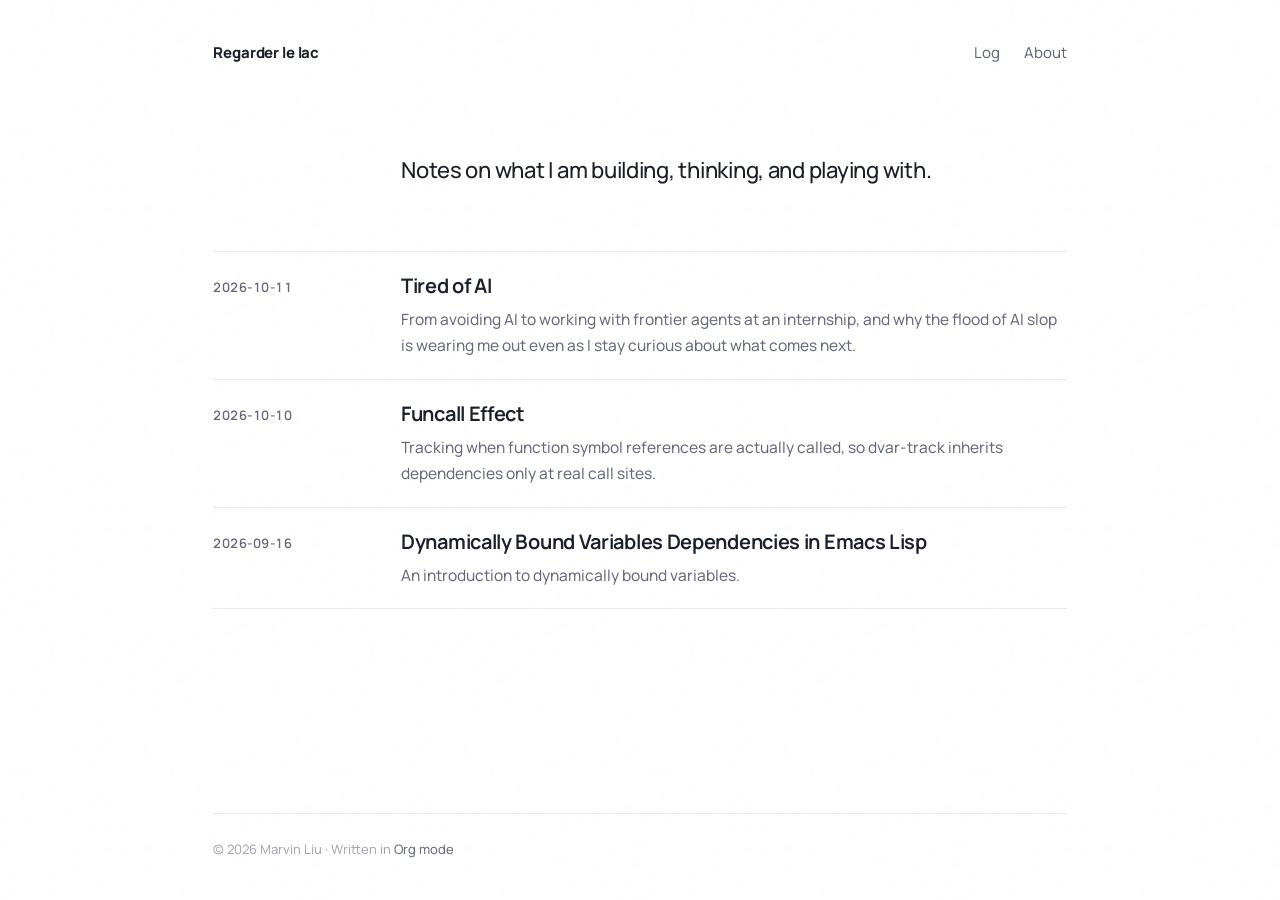
<file: index.html>
<!DOCTYPE html>
<html lang="en">
<head>
<meta charset="utf-8" />
<meta name="viewport" content="width=device-width, initial-scale=1" />
<title>Regarder le lac</title>
<meta name="generator" content="Org Mode" />
<link rel="stylesheet" href="css/style.css" type="text/css">
<link rel="icon" href="img/favicon.ico" sizes="24x24">
</head>
<body>
<header id="preamble" class="status">
<nav class="site-nav">
  <a class="site-name" href="index.html">Regarder le lac</a>
  <span class="site-links"><a href="index.html">Log</a><a href="about.html">About</a></span>
</nav>
</header>
<main id="content" class="content">
<p class="lede">
Notes on what I am building, thinking, and playing with.
</p>

<ul class="org-ul entries">
<li><time datetime="2026-10-11">2026-10-11</time> <a href="posts/2026-10-11-tired-of-ai.html">Tired of AI</a>
<span class="entry-desc">From avoiding AI to working with frontier agents at an internship, and why the flood of AI slop is wearing me out even as I stay curious about what comes next.</span></li>
<li><time datetime="2026-10-10">2026-10-10</time> <a href="posts/2026-10-10-funcall-effect.html">Funcall Effect</a>
<span class="entry-desc">Tracking when function symbol references are actually called, so dvar-track inherits dependencies only at real call sites.</span></li>
<li><time datetime="2026-09-16">2026-09-16</time> <a href="posts/2026-09-17-dynamically-bound-variables.html">Dynamically Bound Variables Dependencies in Emacs Lisp</a>
<span class="entry-desc">An introduction to dynamically bound variables.</span></li>
</ul>
</main>
<footer id="postamble" class="status">
<p class="colophon">© 2026 Marvin Liu · Written in <a href="https://orgmode.org">Org mode</a></p>
</footer>
</body>
</html>
</file>
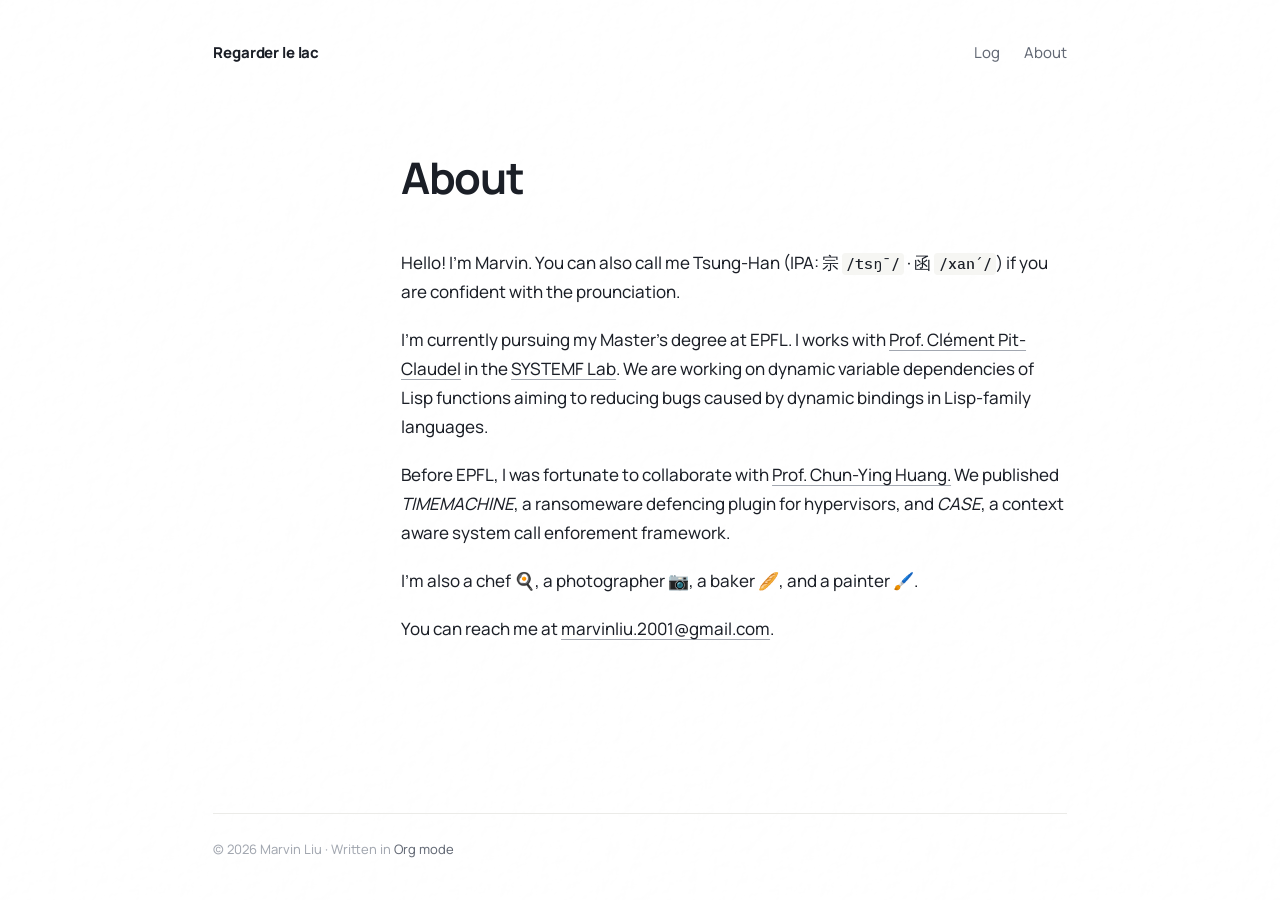
<file: about.html>
<!DOCTYPE html>
<html lang="en">
<head>
<meta charset="utf-8" />
<meta name="viewport" content="width=device-width, initial-scale=1" />
<title>About</title>
<meta name="generator" content="Org Mode" />
<link rel="stylesheet" href="css/style.css" type="text/css">
<link rel="icon" href="img/favicon.ico" sizes="24x24">
</head>
<body>
<header id="preamble" class="status">
<nav class="site-nav">
  <a class="site-name" href="index.html">Regarder le lac</a>
  <span class="site-links"><a href="index.html">Log</a><a href="about.html">About</a></span>
</nav>
</header>
<main id="content" class="content">
<header>
<h1 class="title">About</h1>
</header><p>
Hello! I&rsquo;m Marvin. You can also call me Tsung-Han (IPA: 宗 <code>/tsŋˉ/</code> · 函 <code>/xanˊ/</code>) if you are confident with the prounciation.
</p>

<p>
I&rsquo;m currently pursuing my Master&rsquo;s degree at EPFL. I works with <a href="https://pit-claudel.fr/clement/">Prof. Clément Pit-Claudel</a> in the <a href="https://systemf.epfl.ch/">SYSTEMF Lab</a>. We are working on dynamic variable dependencies of Lisp functions aiming to reducing bugs caused by dynamic bindings in Lisp-family languages.
</p>

<p>
Before EPFL, I was fortunate to collaborate with <a href="https://cs.nycu.edu.tw/~chuang">Prof. Chun-Ying Huang.</a> We published <i>TIMEMACHINE</i>, a ransomeware defencing plugin for hypervisors, and <i>CASE</i>, a context aware system call enforement framework.
</p>

<p>
I&rsquo;m also a chef 🍳, a photographer 📷, a baker 🥖, and a painter 🖌️. 
</p>

<p>
You can reach me at <a href="mailto:marvinliu.2001@gmail.com">marvinliu.2001@gmail.com</a>.
</p>
</main>
<footer id="postamble" class="status">
<p class="colophon">© 2026 Marvin Liu · Written in <a href="https://orgmode.org">Org mode</a></p>
</footer>
</body>
</html>
</file>
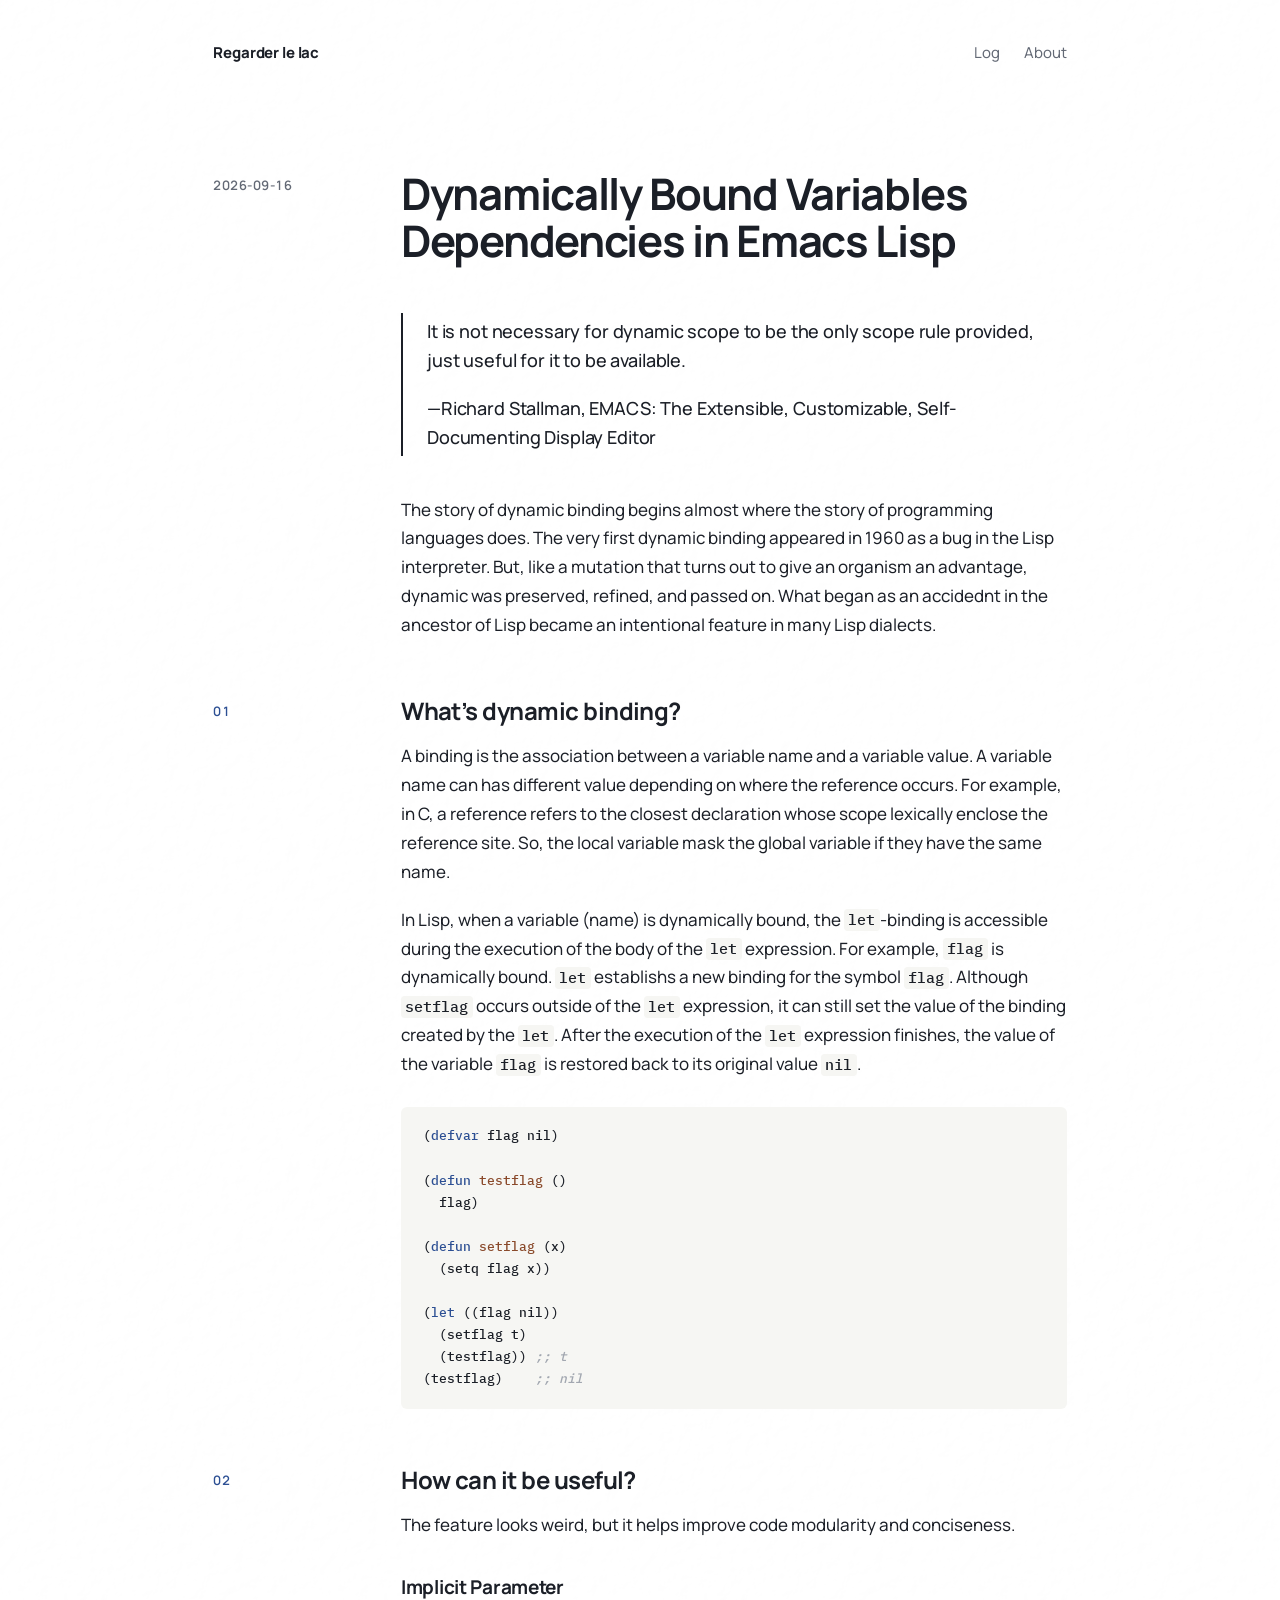
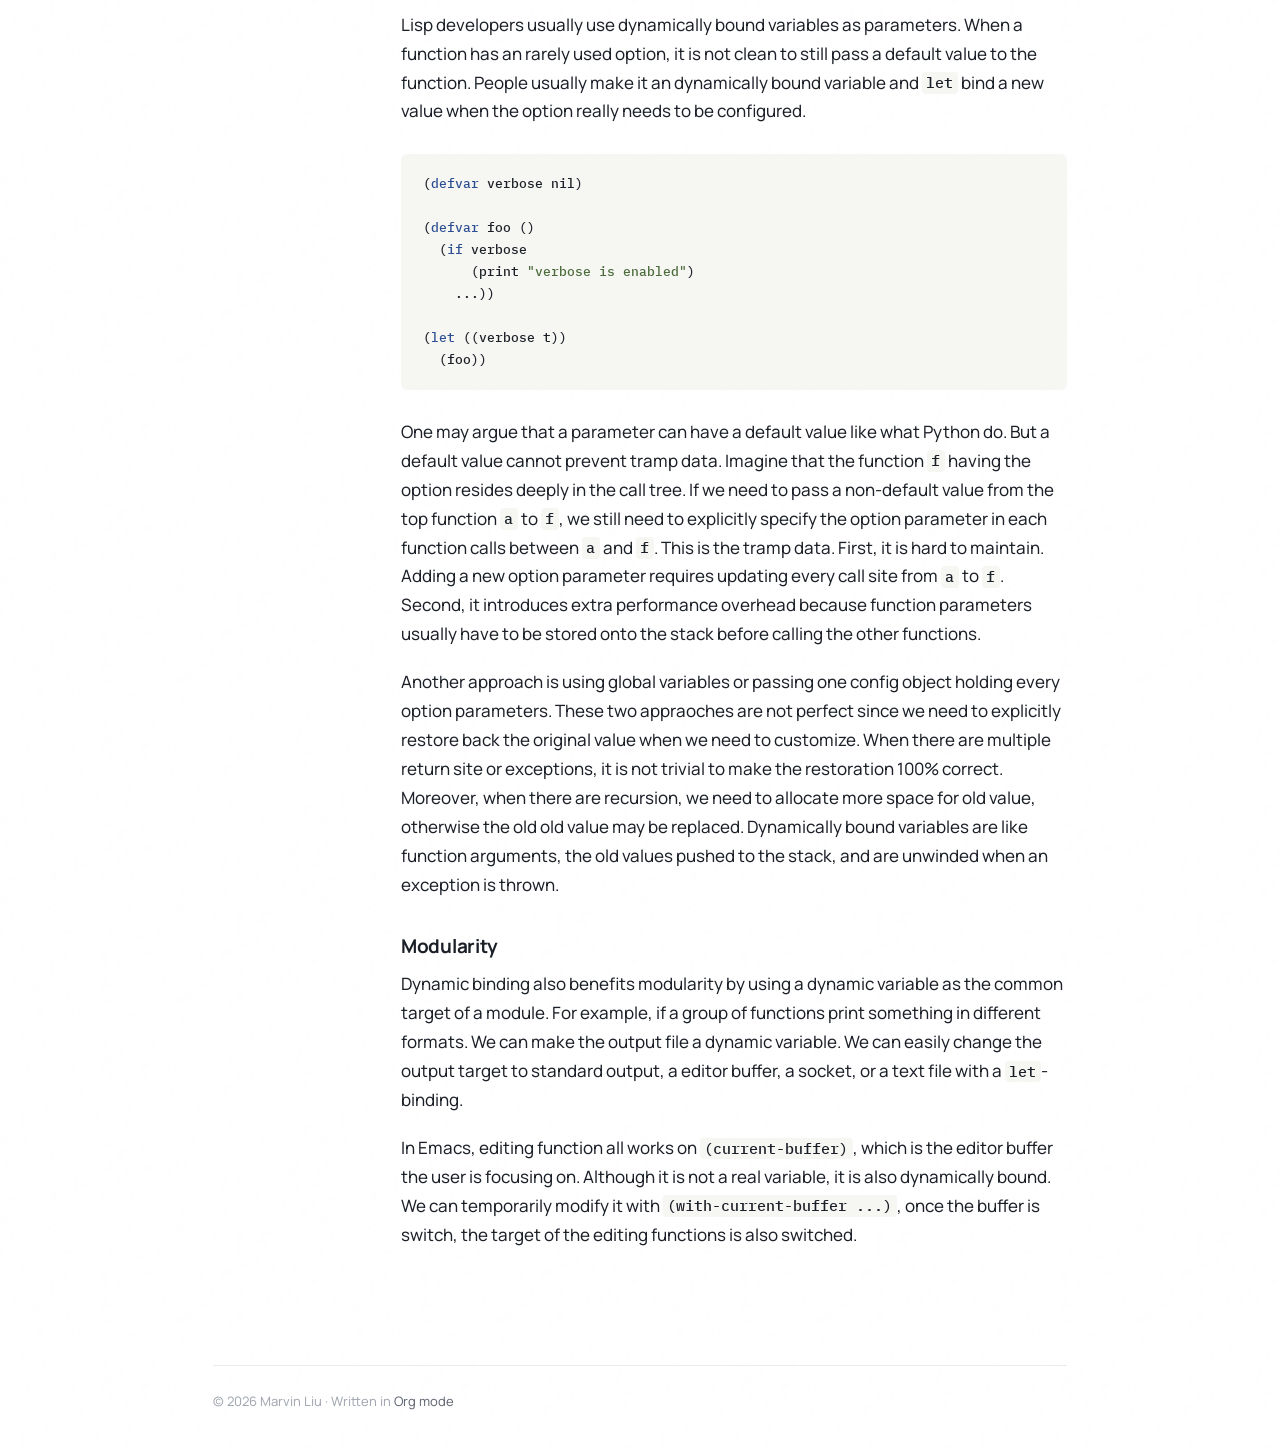
<file: posts/2026-09-17-dynamically-bound-variables.html>
<!DOCTYPE html>
<html lang="en">
<head>
<meta charset="utf-8" />
<meta name="viewport" content="width=device-width, initial-scale=1" />
<title>Dynamically Bound Variables Dependencies in Emacs Lisp</title>
<meta name="description" content="An introduction to dynamically bound variables." />
<meta name="generator" content="Org Mode" />
<link rel="stylesheet" href="../css/style.css" type="text/css">
<link rel="icon" href="../img/favicon.ico" sizes="24x24">
</head>
<body>
<header id="preamble" class="status">
<nav class="site-nav">
  <a class="site-name" href="../index.html">Regarder le lac</a>
  <span class="site-links"><a href="../index.html">Log</a><a href="../about.html">About</a></span>
</nav>
<p class="dateline"><time datetime="2026-09-16">2026-09-16</time></p>
</header>
<main id="content" class="content">
<header>
<h1 class="title">Dynamically Bound Variables Dependencies in Emacs Lisp</h1>
</header><blockquote>
<p>
It is not necessary for dynamic scope to be the only scope rule
provided, just useful for it to be available.
</p>

<p>
&#x2014;Richard Stallman, EMACS: The Extensible, Customizable, Self-Documenting Display Editor
</p>
</blockquote>

<p>
The story of dynamic binding begins almost where the story of
programming languages does. The very first dynamic binding appeared in
1960 as a bug in the Lisp interpreter. But, like a mutation that turns
out to give an organism an advantage, dynamic was preserved, refined,
and passed on. What began as an accidednt in the ancestor of Lisp
became an intentional feature in many Lisp dialects.
</p>
<section id="outline-container-org675909d" class="outline-2">
<h2 id="org675909d">What&rsquo;s dynamic binding?</h2>
<div class="outline-text-2" id="text-org675909d">
<p>
A binding is the association between a variable name and a variable
value. A variable name can has different value depending on where the
reference occurs. For example, in C, a reference refers to the closest
declaration whose scope lexically enclose the reference site. So, the
local variable mask the global variable if they have the same name.
</p>

<p>
In Lisp, when a variable (name) is dynamically bound, the <code>let</code>-binding
is accessible during the execution of the body of the <code>let</code>
expression. For example, <code>flag</code> is dynamically bound. <code>let</code> establishs a
new binding for the symbol <code>flag</code>. Although <code>setflag</code> occurs outside of
the <code>let</code> expression, it can still set the value of the binding created
by the <code>let</code>. After the execution of the <code>let</code> expression finishes, the
value of the variable <code>flag</code> is restored back to its original value <code>nil</code>.
</p>

<div class="org-src-container">
<pre class="src src-lisp">(<span class="org-keyword">defvar</span> <span class="org-variable-name">flag</span> nil)

(<span class="org-keyword">defun</span> <span class="org-function-name">testflag</span> ()
  flag)

(<span class="org-keyword">defun</span> <span class="org-function-name">setflag</span> (x)
  (setq flag x))

(<span class="org-keyword">let</span> ((flag nil))
  (setflag t)
  (testflag)) <span class="org-comment-delimiter">;; </span><span class="org-comment">t
</span>(testflag)    <span class="org-comment-delimiter">;; </span><span class="org-comment">nil</span>
</pre>
</div>
</div>
</section>
<section id="outline-container-org7c3b361" class="outline-2">
<h2 id="org7c3b361">How can it be useful?</h2>
<div class="outline-text-2" id="text-org7c3b361">
<p>
The feature looks weird, but it helps improve code modularity and
conciseness.
</p>
</div>
<div id="outline-container-org822bf34" class="outline-3">
<h3 id="org822bf34">Implicit Parameter</h3>
<div class="outline-text-3" id="text-org822bf34">
<p>
Lisp developers usually use dynamically bound variables as
parameters. When a function has an rarely used option, it is not clean
to still pass a default value to the function. People usually make it
an dynamically bound variable and <code>let</code> bind a new value when the option
really needs to be configured.
</p>

<div class="org-src-container">
<pre class="src src-lisp">(<span class="org-keyword">defvar</span> <span class="org-variable-name">verbose</span> nil)

(<span class="org-keyword">defvar</span> <span class="org-variable-name">foo</span> ()
  (<span class="org-keyword">if</span> verbose
      (print <span class="org-string">"verbose is enabled"</span>)
    ...))

(<span class="org-keyword">let</span> ((verbose t))
  (foo))
</pre>
</div>

<p>
One may argue that a parameter can have a default value like what
Python do. But a default value cannot prevent tramp data. Imagine that
the function <code>f</code> having the option resides deeply in the call tree. If
we need to pass a non-default value from the top function <code>a</code> to <code>f</code>, we
still need to explicitly specify the option parameter in each function
calls between <code>a</code> and <code>f</code>. This is the tramp data. First, it is hard to
maintain. Adding a new option parameter requires updating every call
site from <code>a</code> to <code>f</code>. Second, it introduces extra performance overhead
because function parameters usually have to be stored onto the stack
before calling the other functions.
</p>

<p>
Another approach is using global variables or passing one config
object holding every option parameters. These two appraoches are not
perfect since we need to explicitly restore back the original value
when we need to customize. When there are multiple return site or
exceptions, it is not trivial to make the restoration 100% correct.
Moreover, when there are recursion, we need to allocate more space for
old value, otherwise the old old value may be replaced. Dynamically
bound variables are like function arguments, the old values pushed to
the stack, and are unwinded when an exception is thrown.
</p>
</div>
</div>
<div id="outline-container-orga634bfe" class="outline-3">
<h3 id="orga634bfe">Modularity</h3>
<div class="outline-text-3" id="text-orga634bfe">
<p>
Dynamic binding also benefits modularity by using a dynamic variable
as the common target of a module. For example, if a group of functions
print something in different formats. We can make the output file a
dynamic variable. We can easily change the output target to standard
output, a editor buffer, a socket, or a text file with a <code>let</code>-binding.
</p>

<p>
In Emacs, editing function all works on <code>(current-buffer)</code>, which is the
editor buffer the user is focusing on. Although it is not a real
variable, it is also dynamically bound. We can temporarily modify it
with <code>(with-current-buffer ...)</code>, once the buffer is switch, the target
of the editing functions is also switched.
</p>
</div>
</div>
</section>
</main>
<footer id="postamble" class="status">
<p class="colophon">© 2026 Marvin Liu · Written in <a href="https://orgmode.org">Org mode</a></p>
</footer>
</body>
</html>
</file>
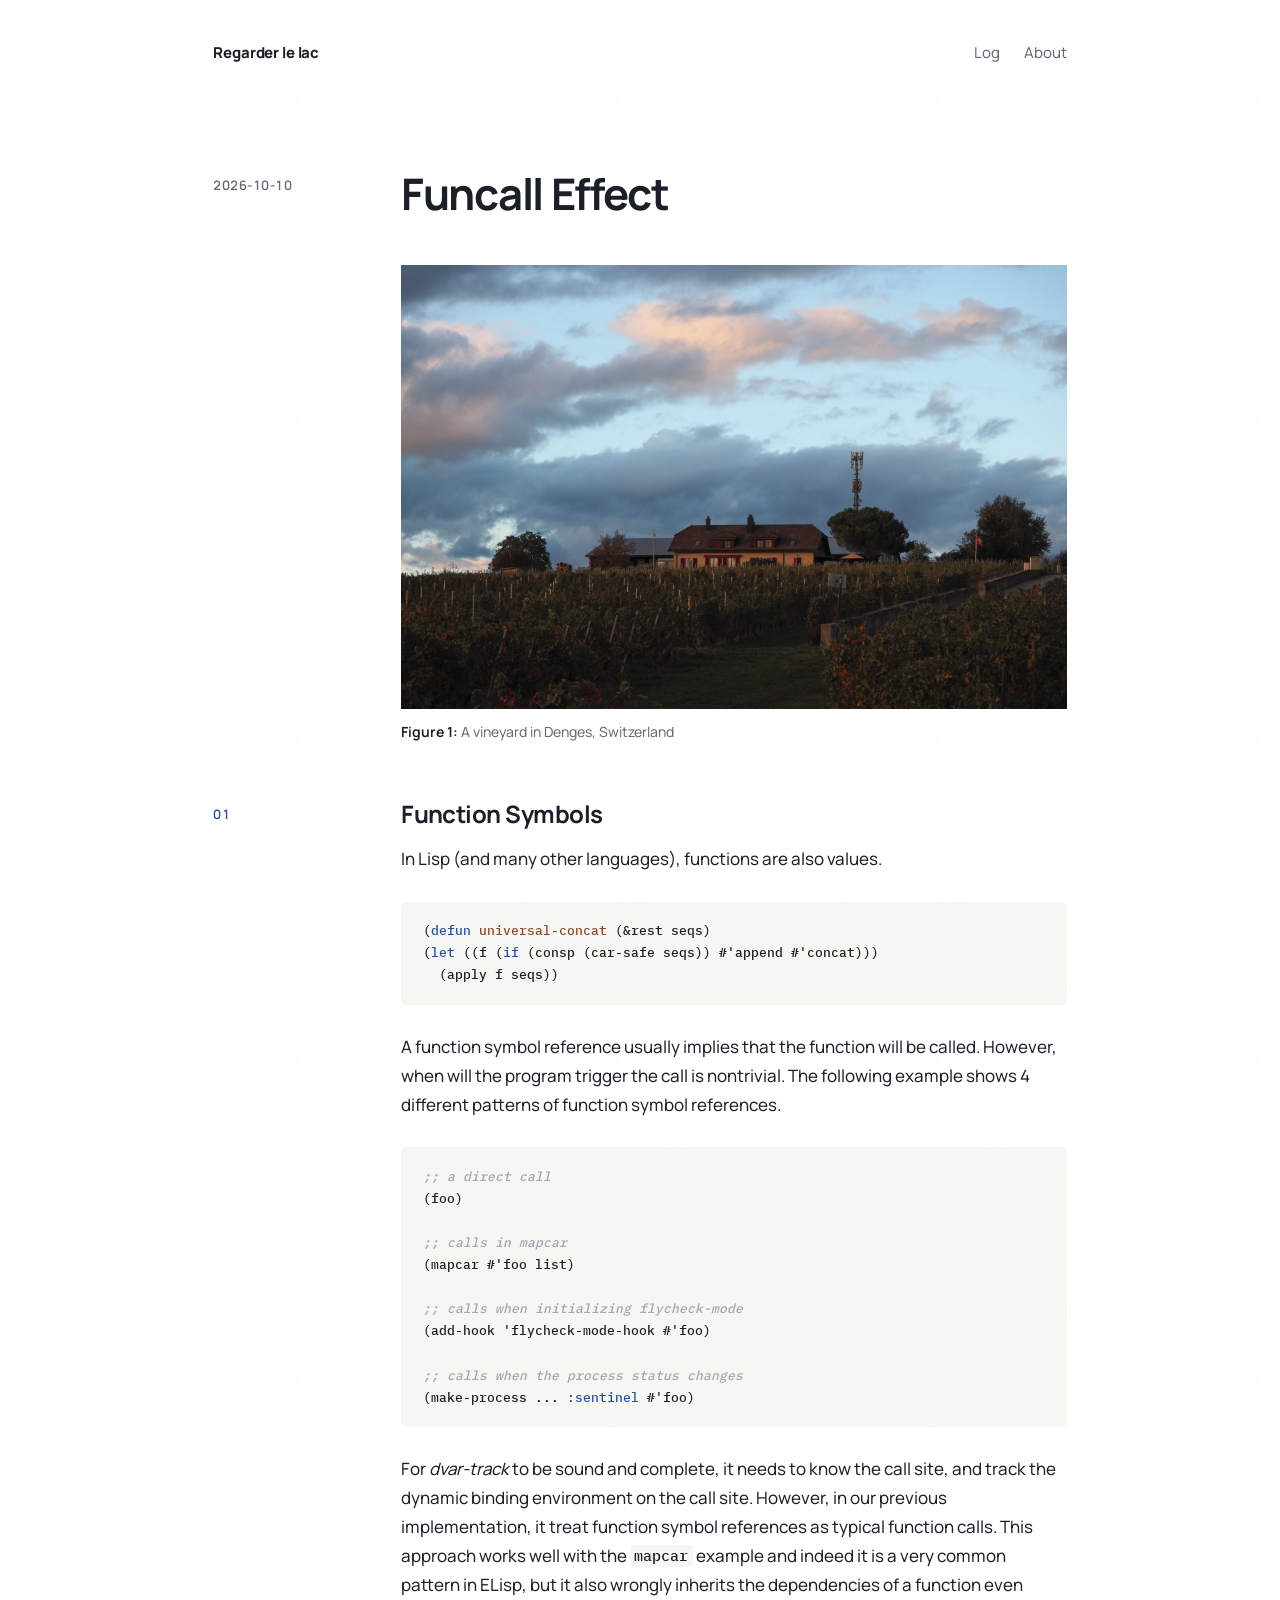
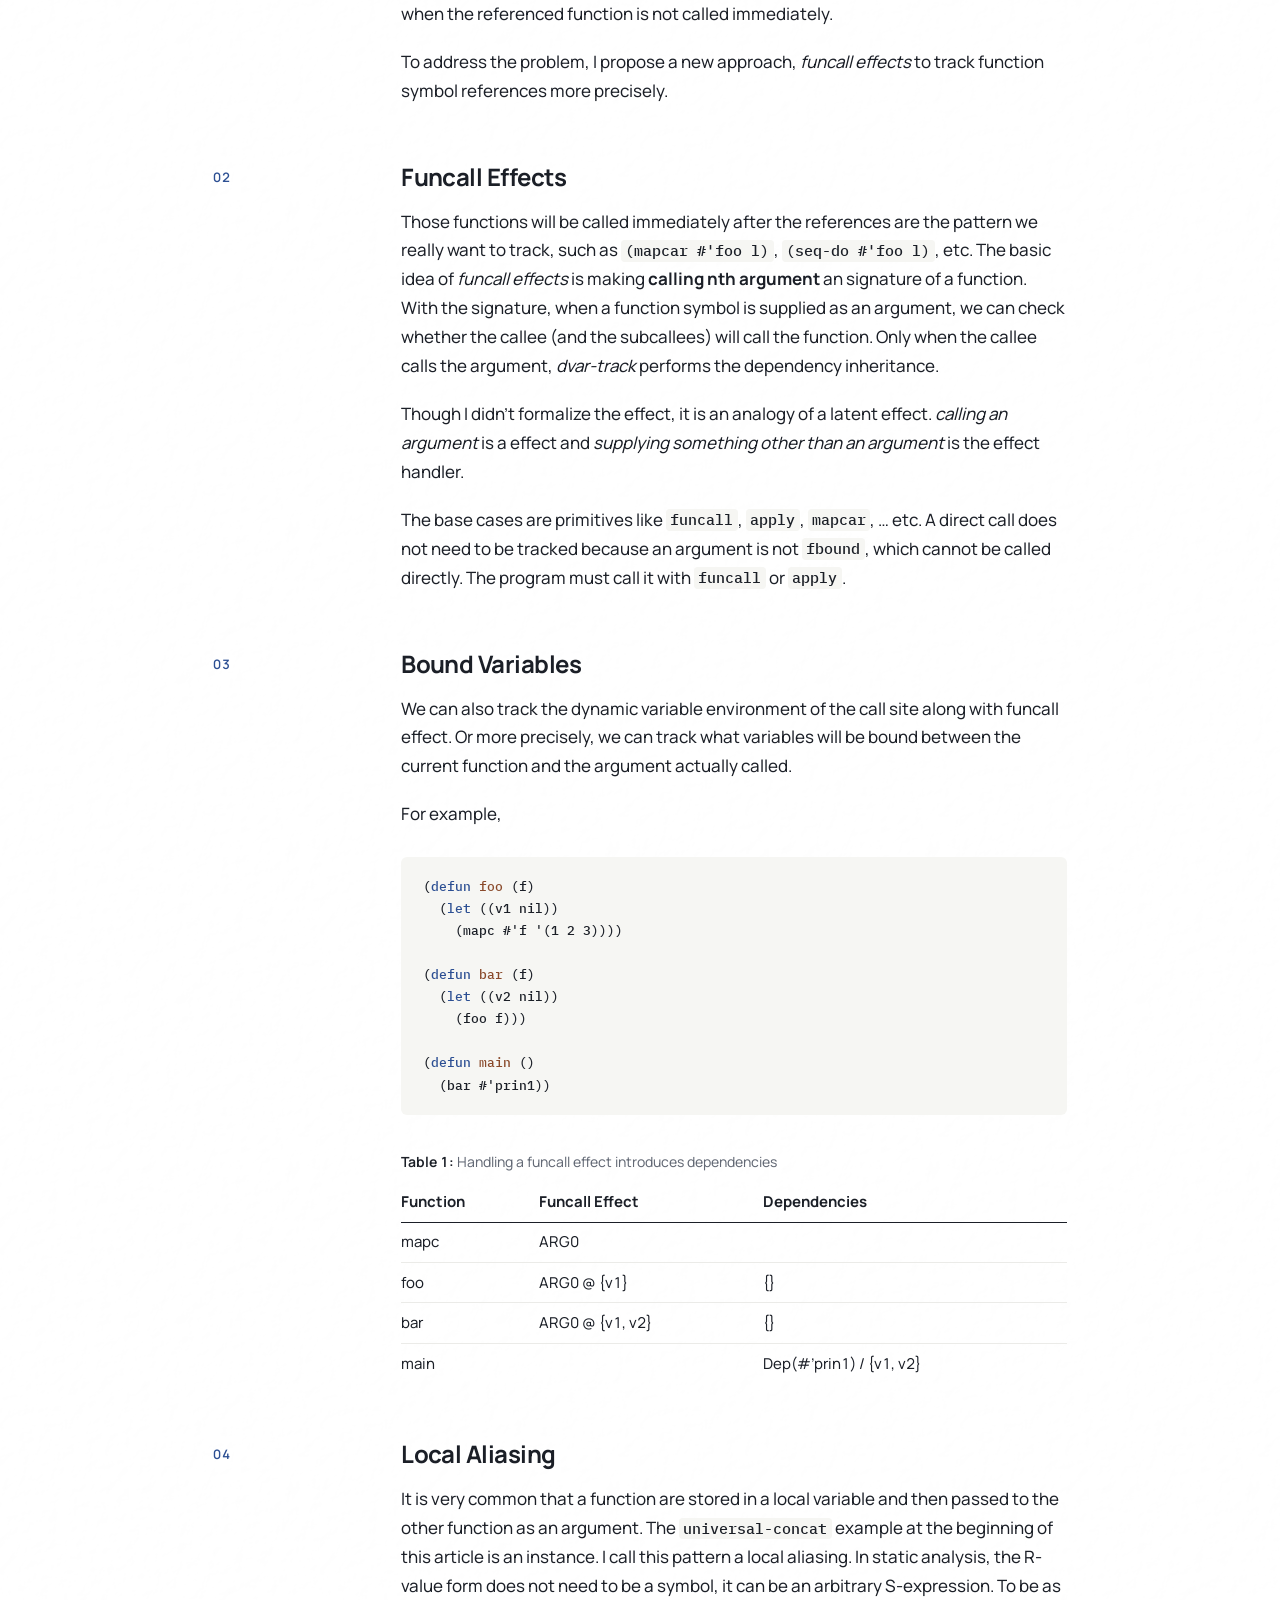
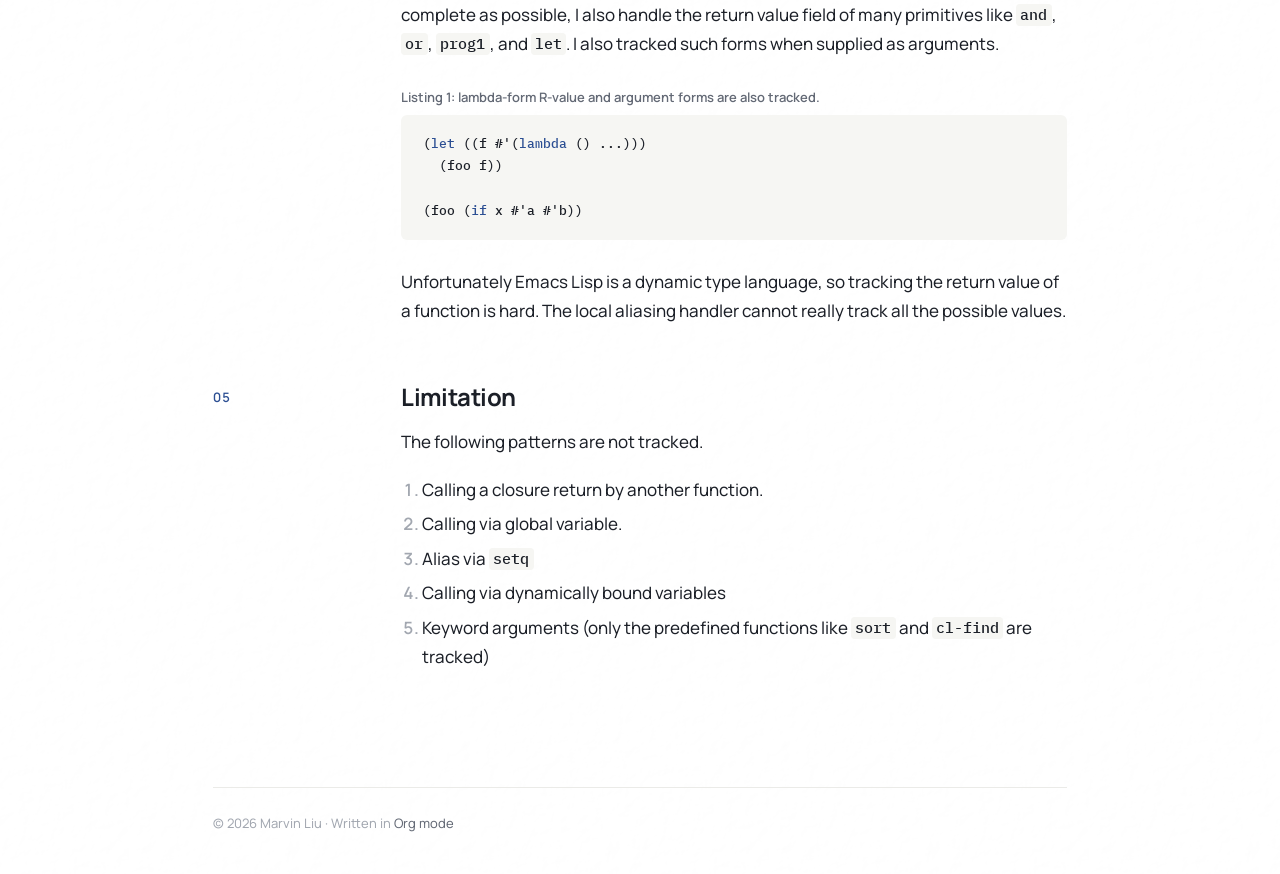
<file: posts/2026-10-10-funcall-effect.html>
<!DOCTYPE html>
<html lang="en">
<head>
<meta charset="utf-8" />
<meta name="viewport" content="width=device-width, initial-scale=1" />
<title>Funcall Effect</title>
<meta name="description" content="Tracking when function symbol references are actually called, so dvar-track inherits dependencies only at real call sites." />
<meta name="generator" content="Org Mode" />
<link rel="stylesheet" href="../css/style.css" type="text/css">
<link rel="icon" href="../img/favicon.ico" sizes="24x24">
</head>
<body>
<header id="preamble" class="status">
<nav class="site-nav">
  <a class="site-name" href="../index.html">Regarder le lac</a>
  <span class="site-links"><a href="../index.html">Log</a><a href="../about.html">About</a></span>
</nav>
<p class="dateline"><time datetime="2026-10-10">2026-10-10</time></p>
</header>
<main id="content" class="content">
<header>
<h1 class="title">Funcall Effect</h1>
</header>
<figure id="org9933c47">
<img src="../img/denges_vineyard.jpg" alt="denges_vineyard.jpg">

<figcaption><span class="figure-number">Figure 1: </span>A vineyard in Denges, Switzerland</figcaption>
</figure>
<section id="outline-container-org36a20f2" class="outline-2">
<h2 id="org36a20f2">Function Symbols</h2>
<div class="outline-text-2" id="text-org36a20f2">
<p>
In Lisp (and many other languages), functions are also values.
</p>

<div class="org-src-container">
<pre class="src src-emacs-lisp">(<span class="org-keyword">defun</span> <span class="org-function-name">universal-concat</span> (<span class="org-type">&amp;rest</span> seqs)
(<span class="org-keyword">let</span> ((f (<span class="org-keyword">if</span> (consp (car-safe seqs)) #'append #'concat)))
  (apply f seqs))
</pre>
</div>

<p>
A function symbol reference usually implies that the function will be
called. However, when will the program trigger the call is nontrivial. The
following example shows 4 different patterns of function symbol
references.
</p>

<div class="org-src-container">
<pre class="src src-emacs-lisp"><span class="org-comment-delimiter">;; </span><span class="org-comment">a direct call
</span>(foo)

<span class="org-comment-delimiter">;; </span><span class="org-comment">calls in mapcar
</span>(mapcar #'foo list)

<span class="org-comment-delimiter">;; </span><span class="org-comment">calls when initializing flycheck-mode
</span>(add-hook 'flycheck-mode-hook #'foo)

<span class="org-comment-delimiter">;; </span><span class="org-comment">calls when the process status changes
</span>(make-process ... <span class="org-builtin">:sentinel</span> #'foo)
</pre>
</div>

<p>
For <i>dvar-track</i> to be sound and complete, it needs to know the call
site, and track the dynamic binding environment on the call
site. However, in our previous implementation, it treat function
symbol references as typical function calls. This approach works well
with the <code>mapcar</code> example and indeed it is a very common pattern in
ELisp, but it also wrongly inherits the dependencies of a function
even when the referenced function is not called immediately.
</p>

<p>
To address the problem, I propose a new approach, <i>funcall effects</i> to
track function symbol references more precisely.
</p>
</div>
</section>
<section id="outline-container-org0ba0633" class="outline-2">
<h2 id="org0ba0633">Funcall Effects</h2>
<div class="outline-text-2" id="text-org0ba0633">
<p>
Those functions will be called immediately after the references are
the pattern we really want to track, such as <code>(mapcar #'foo l)</code>, <code>(seq-do
#'foo l)</code>, etc. The basic idea of <i>funcall effects</i> is making <b>calling nth
argument</b> an signature of a function. With the signature, when a
function symbol is supplied as an argument, we can check whether the
callee (and the subcallees) will call the function. Only when the
callee calls the argument, <i>dvar-track</i> performs the dependency
inheritance.
</p>

<p>
Though I didn&rsquo;t formalize the effect, it is an analogy of a latent
effect. <i>calling an argument</i> is a effect and <i>supplying something other
than an argument</i> is the effect handler.
</p>

<p>
The base cases are primitives like <code>funcall</code>, <code>apply</code>, <code>mapcar</code>, &#x2026; etc. A
direct call does not need to be tracked because an argument is not
<code>fbound</code>, which cannot be called directly. The program must call it with
<code>funcall</code> or <code>apply</code>.
</p>
</div>
</section>
<section id="outline-container-orgc31e176" class="outline-2">
<h2 id="orgc31e176">Bound Variables</h2>
<div class="outline-text-2" id="text-orgc31e176">
<p>
We can also track the dynamic variable environment of the call site
along with funcall effect. Or more precisely, we can track what
variables will be bound between the current function and the argument
actually called.
</p>

<p>
For example,
</p>

<div class="org-src-container">
<pre class="src src-emacs-lisp">(<span class="org-keyword">defun</span> <span class="org-function-name">foo</span> (f)
  (<span class="org-keyword">let</span> ((v1 nil))
    (mapc #'f '(1 2 3))))

(<span class="org-keyword">defun</span> <span class="org-function-name">bar</span> (f)
  (<span class="org-keyword">let</span> ((v2 nil))
    (foo f)))

(<span class="org-keyword">defun</span> <span class="org-function-name">main</span> ()
  (bar #'prin1))
</pre>
</div>

<table>
<caption class="t-above"><span class="table-number">Table 1:</span> Handling a funcall effect introduces dependencies</caption>

<colgroup>
<col  class="org-left">

<col  class="org-left">

<col  class="org-left">
</colgroup>
<thead>
<tr>
<th scope="col" class="org-left">Function</th>
<th scope="col" class="org-left">Funcall Effect</th>
<th scope="col" class="org-left">Dependencies</th>
</tr>
</thead>
<tbody>
<tr>
<td class="org-left">mapc</td>
<td class="org-left">ARG0</td>
<td class="org-left">&#xa0;</td>
</tr>

<tr>
<td class="org-left">foo</td>
<td class="org-left">ARG0 @ {v1}</td>
<td class="org-left">{}</td>
</tr>

<tr>
<td class="org-left">bar</td>
<td class="org-left">ARG0 @ {v1, v2}</td>
<td class="org-left">{}</td>
</tr>

<tr>
<td class="org-left">main</td>
<td class="org-left">&#xa0;</td>
<td class="org-left">Dep(#&rsquo;prin1) / {v1, v2}</td>
</tr>
</tbody>
</table>
</div>
</section>
<section id="outline-container-orgbdc006e" class="outline-2">
<h2 id="orgbdc006e">Local Aliasing</h2>
<div class="outline-text-2" id="text-orgbdc006e">
<p>
It is very common that a function are stored in a local variable and
then passed to the other function as an argument. The <code>universal-concat</code>
example at the beginning of this article is an instance. I call this
pattern a local aliasing. In static analysis, the R-value form does
not need to be a symbol, it can be an arbitrary S-expression. To be as
complete as possible, I also handle the return value field of many
primitives like <code>and</code>, <code>or</code>, <code>prog1</code>, and <code>let</code>. I also tracked such forms
when supplied as arguments.
</p>

<div class="org-src-container">
<label class="org-src-name"><span class="listing-number">Listing 1: </span>lambda-form R-value and argument forms are also tracked.</label><pre class="src src-emacs-lisp">(<span class="org-keyword">let</span> ((f #'(<span class="org-keyword">lambda</span> () ...)))
  (foo f))

(foo (<span class="org-keyword">if</span> x #'a #'b))
</pre>
</div>

<p>
Unfortunately Emacs Lisp is a dynamic type language, so tracking the
return value of a function is hard. The local aliasing handler cannot
really track all the possible values.
</p>
</div>
</section>
<section id="outline-container-org070951e" class="outline-2">
<h2 id="org070951e">Limitation</h2>
<div class="outline-text-2" id="text-org070951e">
<p>
The following patterns are not tracked.
</p>

<ol class="org-ol">
<li>Calling a closure return by another function.</li>
<li>Calling via global variable.</li>
<li>Alias via <code>setq</code></li>
<li>Calling via dynamically bound variables</li>
<li>Keyword arguments (only the predefined functions like <code>sort</code> and <code>cl-find</code> are tracked)</li>
</ol>
</div>
</section>
</main>
<footer id="postamble" class="status">
<p class="colophon">© 2026 Marvin Liu · Written in <a href="https://orgmode.org">Org mode</a></p>
</footer>
</body>
</html>
</file>
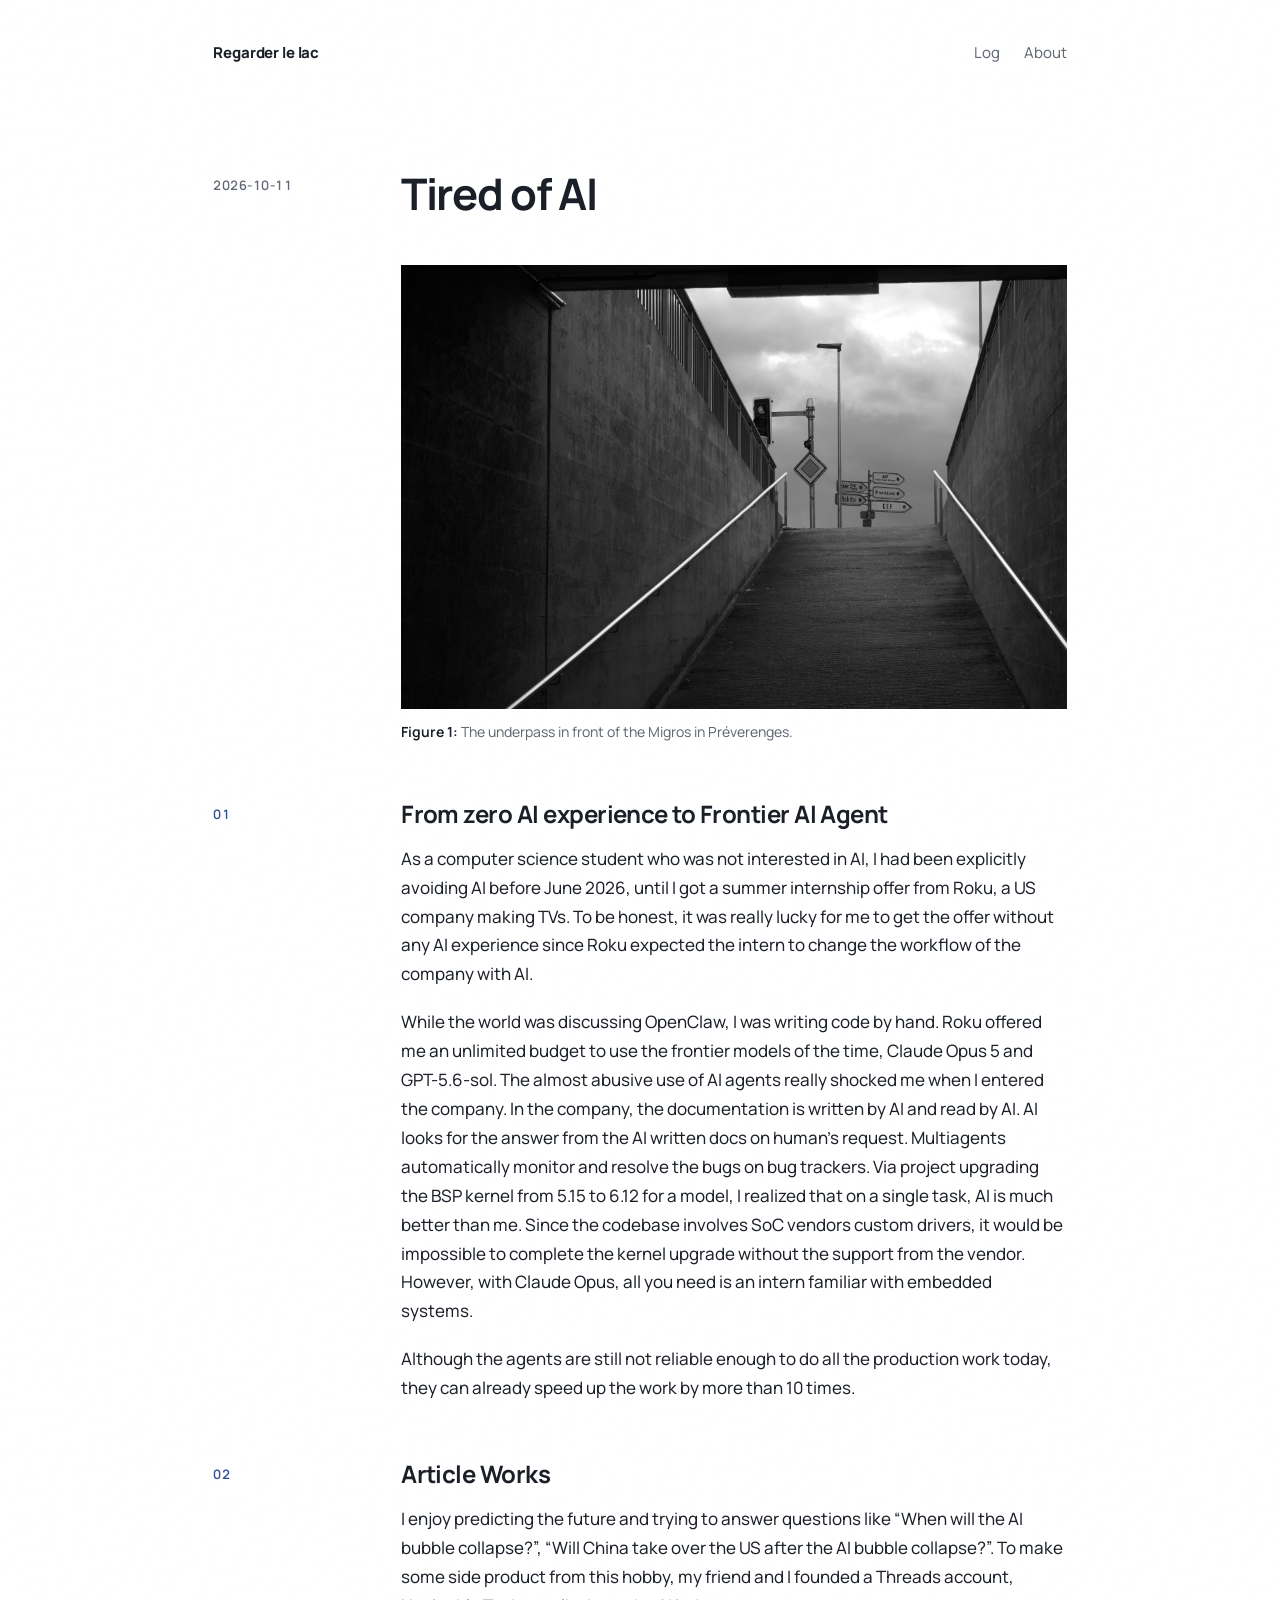
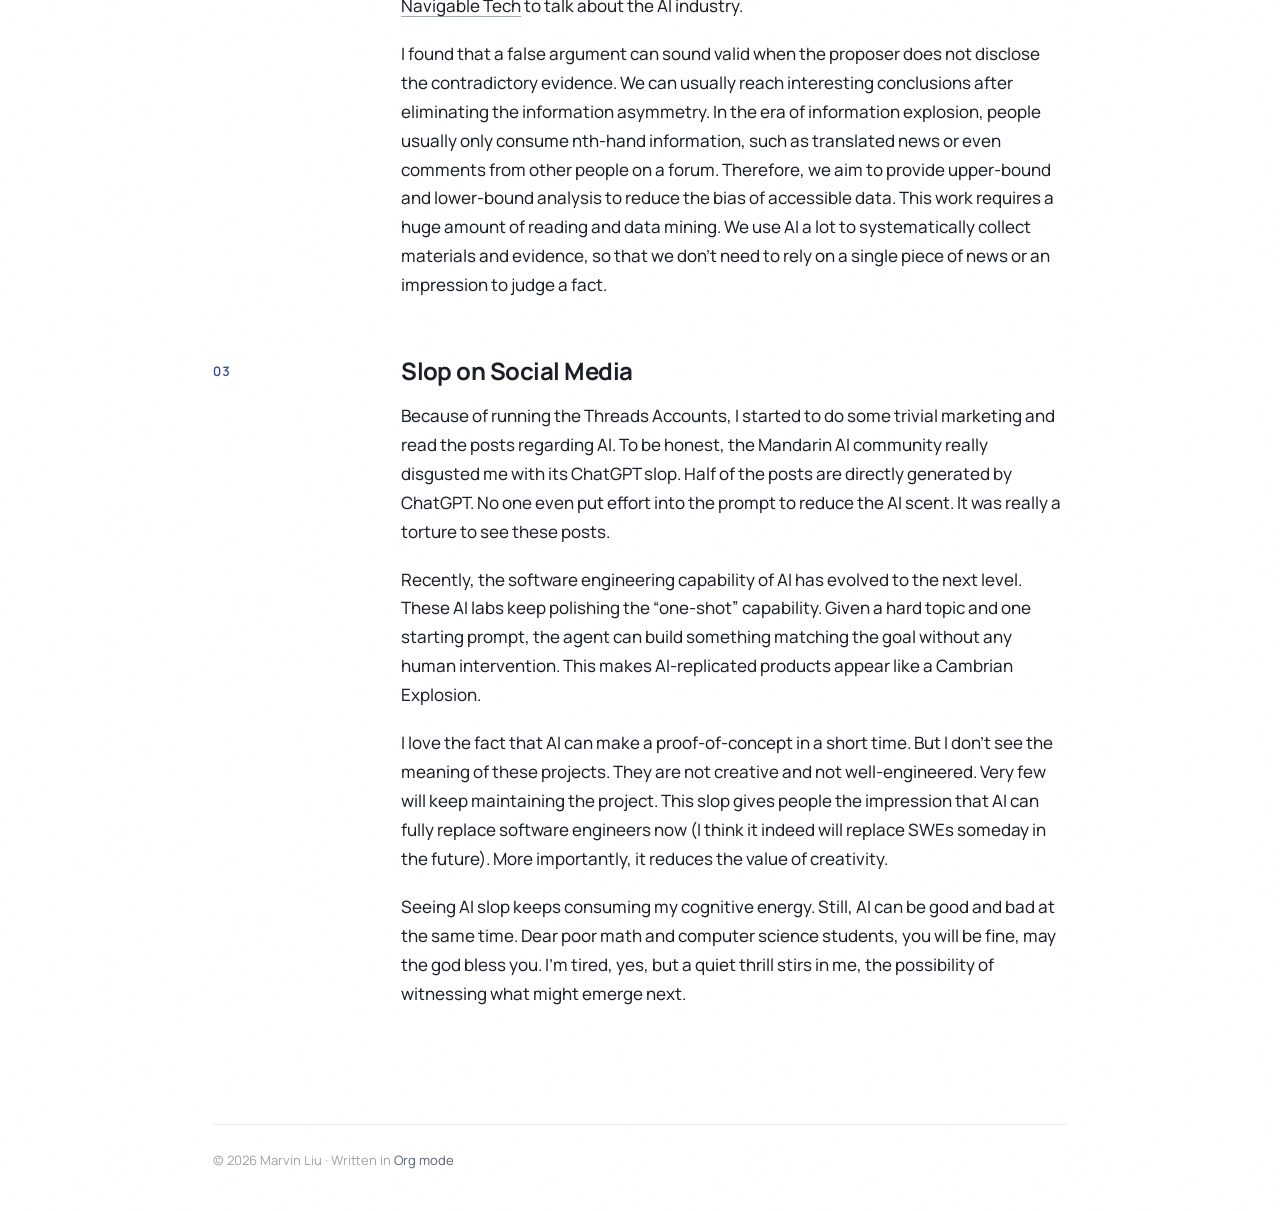
<file: posts/2026-10-11-tired-of-ai.html>
<!DOCTYPE html>
<html lang="en">
<head>
<meta charset="utf-8" />
<meta name="viewport" content="width=device-width, initial-scale=1" />
<title>Tired of AI</title>
<meta name="description" content="From avoiding AI to working with frontier agents at an internship, and why the flood of AI slop is wearing me out even as I stay curious about what comes next." />
<meta name="generator" content="Org Mode" />
<link rel="stylesheet" href="../css/style.css" type="text/css">
<link rel="icon" href="../img/favicon.ico" sizes="24x24">
</head>
<body>
<header id="preamble" class="status">
<nav class="site-nav">
  <a class="site-name" href="../index.html">Regarder le lac</a>
  <span class="site-links"><a href="../index.html">Log</a><a href="../about.html">About</a></span>
</nav>
<p class="dateline"><time datetime="2026-10-11">2026-10-11</time></p>
</header>
<main id="content" class="content">
<header>
<h1 class="title">Tired of AI</h1>
</header>
<figure id="org6beefcd">
<img src="../img/prevenges_underpass.jpg" alt="prevenges_underpass.jpg">

<figcaption><span class="figure-number">Figure 1: </span>The underpass in front of the Migros in Préverenges.</figcaption>
</figure>
<section id="outline-container-org47c980f" class="outline-2">
<h2 id="org47c980f">From zero AI experience to Frontier AI Agent</h2>
<div class="outline-text-2" id="text-org47c980f">
<p>
As a computer science student who was not interested in AI, I had been
explicitly avoiding AI before June 2026, until I got a summer
internship offer from Roku, a US company making TVs. To be honest, it
was really lucky for me to get the offer without any AI experience
since Roku expected the intern to change the workflow of the company
with AI.
</p>

<p>
While the world was discussing OpenClaw, I was writing code by
hand. Roku offered me an unlimited budget to use the frontier models
of the time, Claude Opus 5 and GPT-5.6-sol. The almost abusive use of
AI agents really shocked me when I entered the company. In the
company, the documentation is written by AI and read by AI. AI looks
for the answer from the AI written docs on human&rsquo;s
request. Multiagents automatically monitor and resolve the bugs on bug
trackers. Via project upgrading the BSP kernel from 5.15 to 6.12 for a
model, I realized that on a single task, AI is much better than
me. Since the codebase involves SoC vendors custom drivers, it would
be impossible to complete the kernel upgrade without the support from
the vendor. However, with Claude Opus, all you need is an intern
familiar with embedded systems.
</p>

<p>
Although the agents are still not reliable enough to do all the
production work today, they can already speed up the work by more than
10 times.
</p>
</div>
</section>
<section id="outline-container-orgf9eb6b9" class="outline-2">
<h2 id="orgf9eb6b9">Article Works</h2>
<div class="outline-text-2" id="text-orgf9eb6b9">
<p>
I enjoy predicting the future and trying to answer questions like
&ldquo;When will the AI bubble collapse?&rdquo;, &ldquo;Will China take over the US
after the AI bubble collapse?&rdquo;. To make some side product from this
hobby, my friend and I founded a Threads account, <a href="https://www.threads.com/@navigable.tech">Navigable Tech</a> to
talk about the AI industry.
</p>

<p>
I found that a false argument can sound valid when the proposer does
not disclose the contradictory evidence. We can usually reach
interesting conclusions after eliminating the information
asymmetry. In the era of information explosion, people usually only
consume nth-hand information, such as translated news or even comments
from other people on a forum. Therefore, we aim to provide upper-bound
and lower-bound analysis to reduce the bias of accessible data. This
work requires a huge amount of reading and data mining. We use AI a
lot to systematically collect materials and evidence, so that we don&rsquo;t
need to rely on a single piece of news or an impression to judge a
fact.
</p>
</div>
</section>
<section id="outline-container-org807a70f" class="outline-2">
<h2 id="org807a70f">Slop on Social Media</h2>
<div class="outline-text-2" id="text-org807a70f">
<p>
Because of running the Threads Accounts, I started to do some trivial
marketing and read the posts regarding AI. To be honest, the Mandarin
AI community really disgusted me with its ChatGPT slop. Half of the
posts are directly generated by ChatGPT. No one even put effort into
the prompt to reduce the AI scent. It was really a torture to see
these posts.
</p>

<p>
Recently, the software engineering capability of AI has evolved to the
next level. These AI labs keep polishing the &ldquo;one-shot&rdquo; capability.
Given a hard topic and one starting prompt, the agent can build
something matching the goal without any human intervention. This makes
AI-replicated products appear like a Cambrian Explosion.
</p>

<p>
I love the fact that AI can make a proof-of-concept in a short
time. But I don&rsquo;t see the meaning of these projects. They are not
creative and not well-engineered. Very few will keep maintaining the
project. This slop gives people the impression that AI can fully
replace software engineers now (I think it indeed will replace SWEs
someday in the future). More importantly, it reduces the value of
creativity.
</p>

<p>
Seeing AI slop keeps consuming my cognitive energy. Still, AI can be
good and bad at the same time. Dear poor math and computer science
students, you will be fine, may the god bless you. I&rsquo;m tired, yes, but
a quiet thrill stirs in me, the possibility of witnessing what might
emerge next.
</p>
</div>
</section>
</main>
<footer id="postamble" class="status">
<p class="colophon">© 2026 Marvin Liu · Written in <a href="https://orgmode.org">Org mode</a></p>
</footer>
</body>
</html>
</file>
<file: css/style.css>
/* Research log — white watercolour paper, set in Manrope.
   The page is a sheet of cold-pressed paper: white, with a faint tooth
   drawn by an SVG light filter. On a desktop the column takes two
   thirds of the window: a narrow rail on the left for dates and
   section numbers, the text to its right. One ink colour
   (ultramarine); the only other watercolour touch is a dry brushstroke
   as a rule.
   Targets ox-html 9.7 with html5-fancy on.                            */

/* ---------- Fonts (self-hosted, latin subsets, variable) ---------- */

@font-face {
  font-family: "Manrope";
  font-style: normal;
  font-weight: 200 800;
  font-display: swap;
  src: url("../fonts/Manrope.woff2") format("woff2");
}
@font-face {
  font-family: "IBM Plex Mono";
  font-style: normal;
  font-weight: 400;
  font-display: swap;
  src: url("../fonts/IBMPlexMono-Regular.woff2") format("woff2");
}
@font-face {
  font-family: "IBM Plex Mono";
  font-style: normal;
  font-weight: 500;
  font-display: swap;
  src: url("../fonts/IBMPlexMono-Medium.woff2") format("woff2");
}

/* ---------- Tokens ---------- */

:root {
  color-scheme: light;

  --paper:  #ffffff;
  --ink:    #1b1f27;
  --ink-2:  #636975;
  --ink-3:  #a2a7b0;
  --rule:   #ebebe8;
  --tint:   #f6f6f3;   /* code and tables */

  --accent: #2c4f93;   /* ultramarine */

  --sans: "Manrope", system-ui, -apple-system, "Segoe UI", "Noto Sans TC", "PingFang TC", sans-serif;
  --mono: "IBM Plex Mono", ui-monospace, Menlo, monospace;

  --column:  100%;     /* share of the window the page takes */
  --rail:    0rem;     /* left rail for dates and numbers */
  --measure: 44rem;    /* longest line of running text */
  --gutter:  1.25rem;
  --radius:  0.375rem;

  /* Paper tooth: fractal noise lit from the upper left, kept close to white. */
  --grain: url("data:image/svg+xml,%3Csvg xmlns='http://www.w3.org/2000/svg' width='320' height='320'%3E%3Cfilter id='g'%3E%3CfeTurbulence type='fractalNoise' baseFrequency='.075' numOctaves='4' seed='4' stitchTiles='stitch'/%3E%3CfeDiffuseLighting surfaceScale='1.3' lighting-color='%23fff'%3E%3CfeDistantLight azimuth='225' elevation='52'/%3E%3C/feDiffuseLighting%3E%3CfeComponentTransfer%3E%3CfeFuncR type='linear' slope='.07' intercept='.945'/%3E%3CfeFuncG type='linear' slope='.07' intercept='.945'/%3E%3CfeFuncB type='linear' slope='.07' intercept='.945'/%3E%3C/feComponentTransfer%3E%3C/filter%3E%3Crect width='320' height='320' filter='url(%23g)'/%3E%3C/svg%3E");


  /* A dry brushstroke: a ragged band, broken up where the brush skipped. */
  --stroke: url("data:image/svg+xml,%3Csvg xmlns='http://www.w3.org/2000/svg' viewBox='0 0 400 24' preserveAspectRatio='none'%3E%3Cfilter id='d' x='-5%25' y='-80%25' width='110%25' height='260%25'%3E%3CfeTurbulence type='fractalNoise' baseFrequency='.02 .3' numOctaves='3' seed='8' result='n'/%3E%3CfeDisplacementMap in='SourceGraphic' in2='n' scale='9' xChannelSelector='R' yChannelSelector='G' result='b'/%3E%3CfeTurbulence type='fractalNoise' baseFrequency='.03 .9' numOctaves='2' seed='2' result='h'/%3E%3CfeColorMatrix in='h' type='matrix' values='0 0 0 0 1 0 0 0 0 1 0 0 0 0 1 0 0 0 -3 2.3'/%3E%3CfeComposite in='b' operator='in'/%3E%3C/filter%3E%3Cpath d='M6 13 C 90 9, 200 15, 394 10 L 392 15 C 220 19, 100 14, 8 17 Z' fill='%23fff' filter='url(%23d)'/%3E%3C/svg%3E");
}

@media (min-width: 64rem) {
  :root { --column: 66.667vw; --rail: calc(var(--column) * 0.22); --gutter: 0rem; }
}

/* ---------- Page ---------- */

html {
  background: var(--grain), var(--paper);
  background-blend-mode: multiply, normal;
  -webkit-text-size-adjust: 100%;
}

body {
  width: var(--column);
  max-width: 100%;
  min-height: 100vh;
  margin: 0 auto;
  padding: 0 var(--gutter);
  box-sizing: border-box;
  display: flex;
  flex-direction: column;
  color: var(--ink);
  font-family: var(--sans);
  font-size: 1.0625rem;
  font-weight: 440;
  line-height: 1.7;
  -webkit-font-smoothing: antialiased;
  font-variant-numeric: proportional-nums;
}

/* Everything but the nav sits right of the rail. */
#content, #postamble, .dateline { margin-left: var(--rail); }
#content { flex: 1; position: relative; }
#content > * { max-width: var(--measure); }
#content > section > *, #content section section > * { max-width: var(--measure); }

a {
  color: inherit;
  text-decoration: underline 1px var(--ink-3);
  text-underline-offset: 0.22em;
  transition: color 0.15s, text-decoration-color 0.15s;
}
a:hover { color: var(--accent); text-decoration-color: var(--accent); }

p { margin: 0 0 1.2rem; }
strong, b { font-weight: 700; }
sup, sub { line-height: 0; font-size: 0.72em; }
::selection { background: color-mix(in srgb, var(--accent) 18%, transparent); }

hr {                           /* a dry brushstroke */
  border: 0;
  height: 0.55rem;
  width: 7rem;
  margin: 3rem 0;
  background: var(--accent);
  opacity: 0.55;
  -webkit-mask: var(--stroke) center / 100% 100% no-repeat;
          mask: var(--stroke) center / 100% 100% no-repeat;
}

/* ---------- Nav ---------- */

.site-nav {
  display: flex;
  justify-content: space-between;
  align-items: baseline;
  padding: 2.5rem 0 0;
  font-size: 0.9375rem;
  color: var(--ink-2);
}
.site-nav a { text-decoration: none; }
.site-name {
  font-weight: 750;
  letter-spacing: -0.01em;
  color: var(--ink);
}
.site-links a { margin-left: 1.5rem; }

/* ---------- Title block ---------- */

#content { margin-top: 5.5rem; }
.dateline { margin-top: 5.5rem; margin-bottom: 0.9rem; }
.dateline time, ul.entries time {
  font-size: 0.8125rem;
  font-weight: 600;
  letter-spacing: 0.04em;
  color: var(--ink-2);
  font-variant-numeric: tabular-nums;
}
#preamble:has(.dateline) + #content { margin-top: 0; }

h1.title {
  margin: 0 0 3rem;
  font-size: clamp(2.1rem, 3.4vw, 3.25rem);
  font-weight: 700;
  line-height: 1.1;
  letter-spacing: -0.03em;
  text-wrap: balance;
}
.subtitle {
  display: block;
  margin-top: 0.75rem;
  font-size: 1.15rem;
  font-weight: 450;
  letter-spacing: -0.005em;
  color: var(--ink-2);
}

/* ---------- Home ---------- */

.lede {
  font-size: 1.375rem;
  font-weight: 500;
  line-height: 1.5;
  letter-spacing: -0.012em;
  margin-bottom: 4rem;
  text-wrap: pretty;
}

ul.entries { list-style: none; margin: 0; padding: 0; position: relative; }
#content > ul.entries { max-width: none; }
ul.entries li {
  display: grid;
  grid-template-columns: 1fr;
  margin: 0;
  padding: 1.25rem 0;
  border-top: 1px solid var(--rule);
}
ul.entries li:last-child { border-bottom: 1px solid var(--rule); }
ul.entries > li::before { content: none; }
ul.entries time { line-height: 1.9rem; }
ul.entries a {
  font-size: 1.25rem;
  font-weight: 650;
  line-height: 1.35;
  letter-spacing: -0.015em;
  text-decoration: none;
}
ul.entries .entry-desc {
  margin-top: 0.25rem;
  font-size: 0.9688rem;
  color: var(--ink-2);
}

/* ---------- Headings ---------- */

h2, h3, h4, h5, h6 {
  font-weight: 700;
  line-height: 1.25;
  letter-spacing: -0.015em;
  text-wrap: balance;
}
h2 { font-size: 1.5rem; margin: 3.5rem 0 1rem; letter-spacing: -0.022em; }
h3 { font-size: 1.1875rem; margin: 2.25rem 0 0.7rem; }
h4 { font-size: 1rem; font-weight: 650; color: var(--ink-2); margin: 1.75rem 0 0.5rem; }
h5, h6 { font-size: 1rem; margin: 1.5rem 0 0.5rem; }
#content > header + section > h2 { margin-top: 0; }

/* Section numbers sit in the rail. */
#content { counter-reset: sec; }
#content > section > h2 { counter-increment: sec; position: relative; }
#content > section > h2::before {
  content: counter(sec, decimal-leading-zero);
  margin-right: 0.75rem;
  font-size: 0.8125rem;
  font-weight: 600;
  letter-spacing: 0.04em;
  color: var(--accent);
  vertical-align: 0.2em;
  font-variant-numeric: tabular-nums;
}

/* ---------- Table of contents ---------- */

#table-of-contents { margin: 0 0 3rem; font-size: 0.9375rem; }
#table-of-contents h2 { margin: 0 0 0.5rem; font-size: 0.8125rem; font-weight: 600; letter-spacing: 0.04em; text-transform: uppercase; color: var(--ink-2); }
#table-of-contents h2::before { content: none; }
#text-table-of-contents ul { list-style: none; margin: 0; padding: 0; }
#text-table-of-contents ul ul { padding-left: 1rem; }
#text-table-of-contents li { margin: 0.2rem 0; }
#text-table-of-contents a { text-decoration: none; }

/* ---------- Lists ---------- */

ul, ol { margin: 0 0 1.2rem; padding-left: 1.3rem; }
li { margin-bottom: 0.35rem; }
li > p { margin-bottom: 0.5rem; }
li > ul, li > ol { margin-top: 0.35rem; margin-bottom: 0; }
li::marker { color: var(--ink-3); }
ol > li::marker { font-weight: 600; font-variant-numeric: tabular-nums; }
dt { font-weight: 700; }
dd { margin: 0.2rem 0 0.8rem 1.3rem; }

/* ---------- Figures, tables and code ---------- */

figure { margin: 2.75rem 0; }
figure img { display: block; max-width: 100%; height: auto; }
figcaption, caption {
  margin-top: 0.75rem;
  font-size: 0.875rem;
  line-height: 1.55;
  color: var(--ink-2);
  text-align: left;
}
.figure-number, .table-number { font-weight: 650; color: var(--ink); }

table {
  width: 100%;
  margin: 2.25rem 0;
  border-collapse: collapse;
  font-size: 0.9375rem;
  line-height: 1.45;
  font-variant-numeric: tabular-nums;
}
caption { caption-side: top; margin: 0 0 0.6rem; }
thead th { border-bottom: 1.5px solid var(--ink); }
th { font-weight: 700; }
th, td { padding: 0.55rem 0.9rem 0.55rem 0; vertical-align: top; }
td { border-bottom: 1px solid var(--rule); }
tbody tr:last-child td { border-bottom: 0; }
.org-left { text-align: left; } .org-right { text-align: right; } .org-center { text-align: center; }

code, kbd, samp, pre { font-family: var(--mono); }
code {
  font-size: 0.86em;
  padding: 0.1em 0.3em;
  border-radius: 0.25em;
  background: var(--tint);
}
pre code { padding: 0; background: none; }
pre {
  margin: 0;
  padding: 1.15rem 1.4rem;
  border-radius: var(--radius);
  background: var(--tint);
  font-size: 0.8125rem;
  line-height: 1.7;
  overflow-x: auto;
  tab-size: 4;
}
.org-src-container, pre.example { margin: 1.75rem 0; }
label.org-src-name { display: block; margin-bottom: 0.4rem; font-size: 0.8125rem; font-weight: 600; color: var(--ink-2); }
.org-keyword, .org-builtin { color: var(--accent); font-weight: 500; }
.org-function-name { color: #8a4a2b; font-weight: 500; }
.org-string, .org-doc { color: #4b6b3a; }
.org-comment, .org-comment-delimiter { color: var(--ink-3); font-style: italic; }
.org-variable-name, .org-type { color: var(--ink); font-weight: 500; }
.org-constant, .org-preprocessor { color: #8a4a2b; }
.org-warning, .org-negation-char { color: #a33a2a; font-weight: 600; }

/* ---------- Quotes ---------- */

blockquote {
  margin: 2.5rem 0;
  padding: 0.25rem 0 0.25rem 1.5rem;
  border-left: 2px solid var(--ink);
  font-size: 1.125rem;
  font-weight: 500;
  line-height: 1.6;
  letter-spacing: -0.008em;
}
blockquote p:last-child { margin-bottom: 0; }
.verse { white-space: pre-line; }

mjx-container[display="true"] { margin: 1.5rem 0 !important; overflow-x: auto; overflow-y: hidden; }

/* ---------- Footnotes ---------- */

.footref { text-decoration: none; color: var(--accent); }
#footnotes {
  margin-top: 4.5rem;
  font-size: 0.875rem;
  line-height: 1.6;
  color: var(--ink-2);
}
#footnotes::before {           /* the same brushstroke as hr */
  content: "";
  display: block;
  width: 5.5rem; height: 0.5rem;
  margin-bottom: 1.5rem;
  background: var(--accent);
  opacity: 0.55;
  -webkit-mask: var(--stroke) center / 100% 100% no-repeat;
          mask: var(--stroke) center / 100% 100% no-repeat;
}
#footnotes h2.footnotes { display: none; }
.footdef { display: flex; gap: 0.6rem; margin-bottom: 0.75rem; }
.footdef > sup { line-height: 1.6; font-size: 0.8125rem; flex: 0 0 1rem; }
.footdef .footpara { display: inline; margin: 0; }

/* ---------- Footer ---------- */

#postamble { margin-top: 6rem; padding: 1.5rem 0 2.5rem; border-top: 1px solid var(--rule); }
.colophon { margin: 0; font-size: 0.8125rem; color: var(--ink-3); }
.colophon a { text-decoration: none; color: var(--ink-2); }

/* ---------- Desktop: dates and numbers move into the rail ---------- */

@media (min-width: 64rem) {
  .dateline { margin-left: 0; margin-bottom: 0; width: var(--rail); height: 0; padding-top: 1rem; }
  #preamble:has(.dateline) + #content { margin-top: 0; }

  ul.entries li { margin-left: calc(-1 * var(--rail)); grid-template-columns: var(--rail) 1fr; }
  ul.entries .entry-desc { grid-column: 2; }

  #content > section > h2::before {
    position: absolute;
    right: 100%;
    width: var(--rail);
    margin: 0;
    line-height: 1.95rem;
    vertical-align: 0;
  }

  #postamble { margin-left: 0; }
}
</file>
